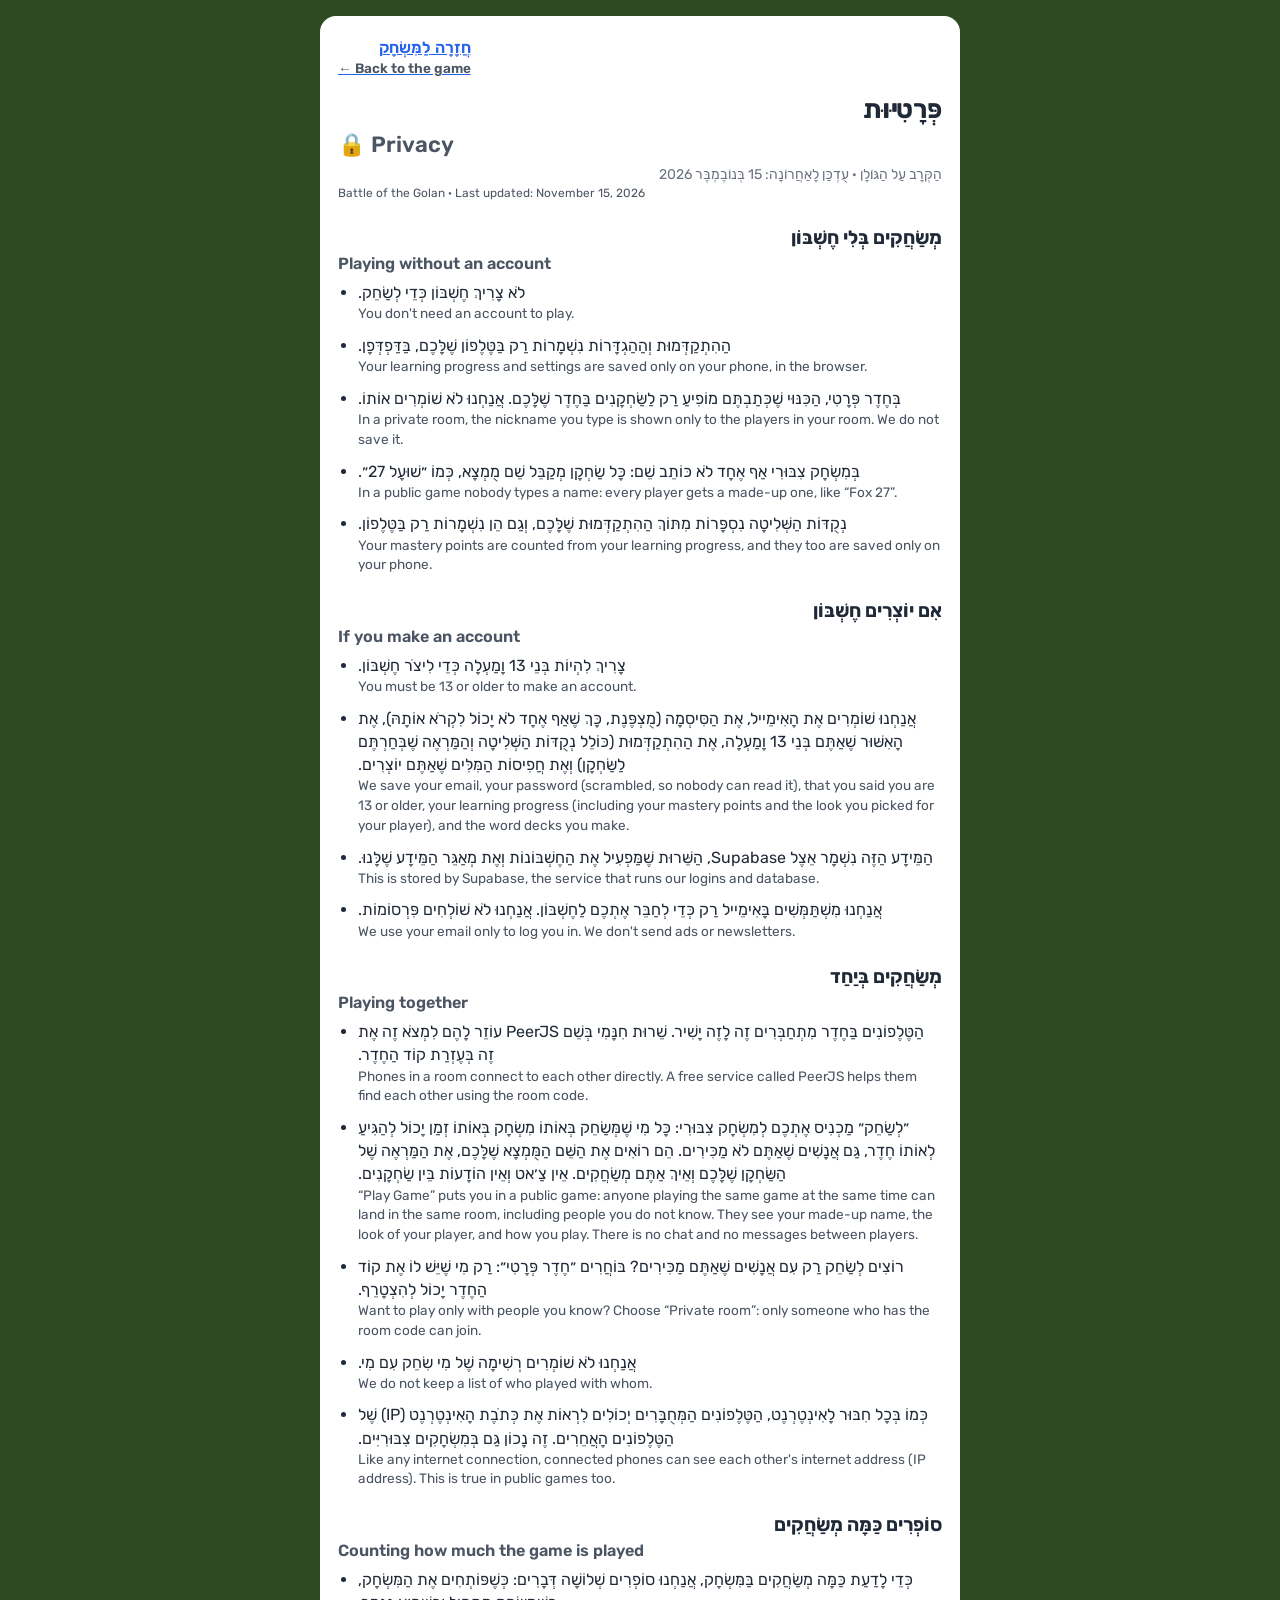
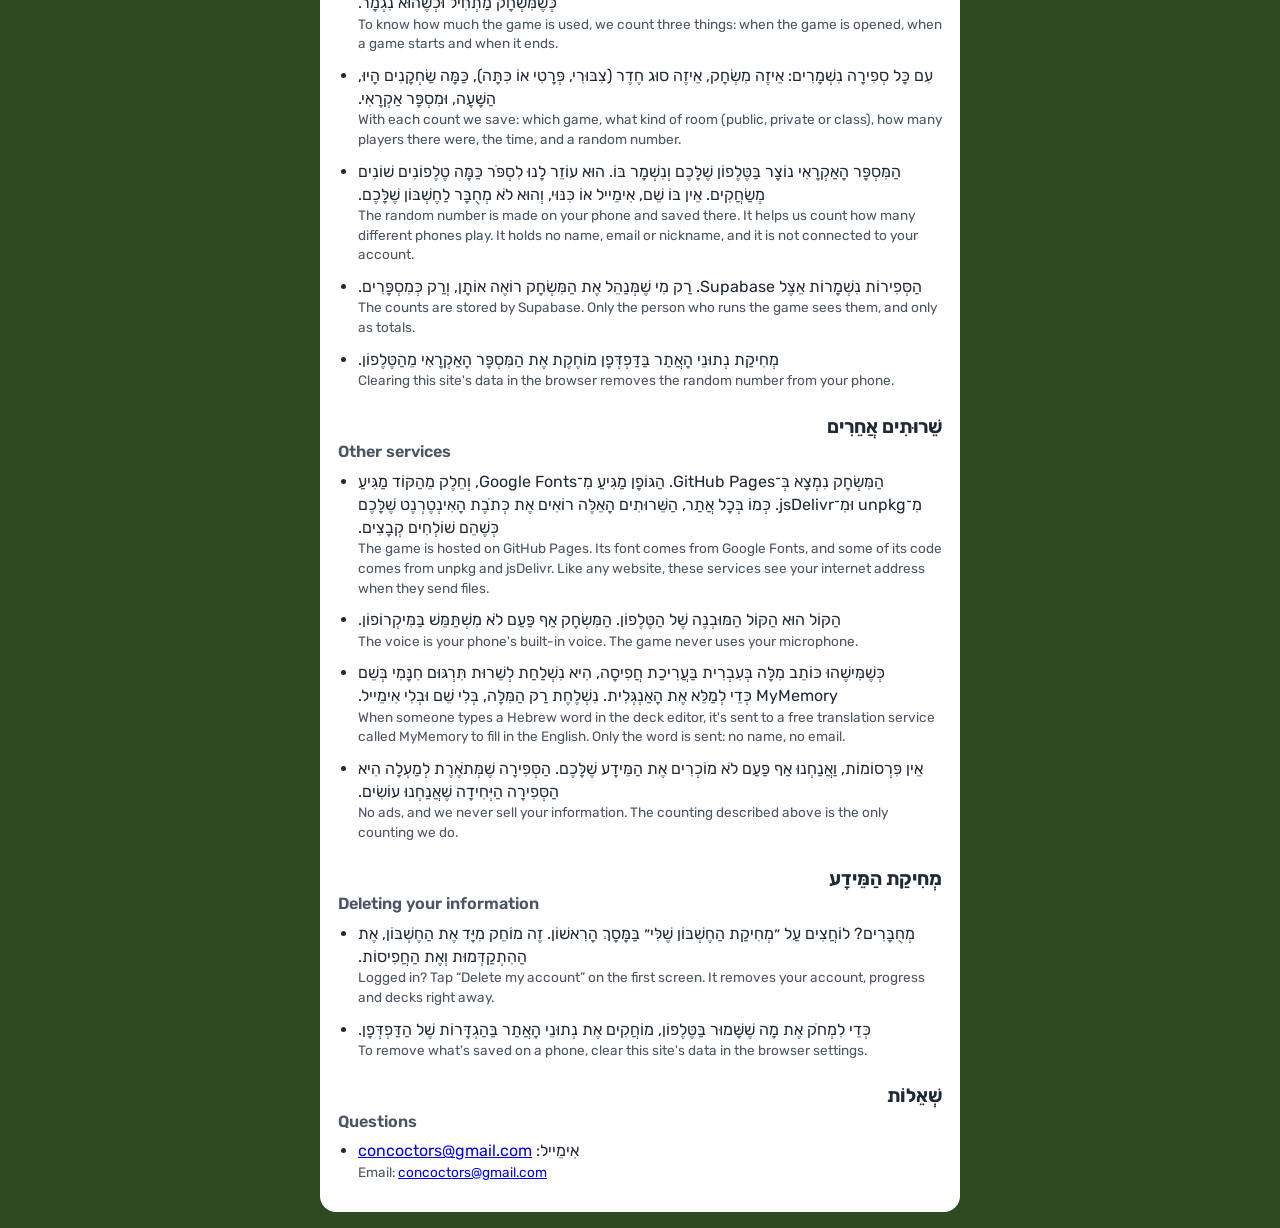
<file: privacy.html>
<!DOCTYPE html>
<!--
  privacy.html — the privacy page: what the game saves, where, and how to delete it.
  It's a separate page (not a screen inside index.html), so it can scroll like a normal web page.
  Every line is in Hebrew first, with the English underneath, like the rest of the game.
  ⚠️ If the game starts saving something new, update this page (and the date at the top).
-->
<html lang="en">
<head>
  <meta charset="utf-8">
  <meta name="viewport" content="width=device-width, initial-scale=1">
  <meta name="theme-color" content="#2d4a22">
  <title>Privacy · Battle of the Golan</title>
  <link rel="icon" href="data:image/svg+xml,<svg xmlns='http://www.w3.org/2000/svg' viewBox='0 0 100 100'><text y='.9em' font-size='90'>⚔️</text></svg>">
  <link rel="preconnect" href="https://fonts.googleapis.com">
  <link rel="preconnect" href="https://fonts.gstatic.com" crossorigin>
  <link href="https://fonts.googleapis.com/css2?family=Rubik:wght@400;600;800&display=swap" rel="stylesheet">
  <!-- This page has its own small set of styles (style.css stops the game screen from scrolling, and this page needs to scroll). -->
  <style>
    * { box-sizing: border-box; }
    body {
      margin: 0;
      padding: 16px;
      background: #2d4a22;
      font-family: "Rubik", sans-serif;
      color: #1f2937;
      line-height: 1.45;
    }
    .panel {
      max-width: 640px;
      margin: 0 auto;
      padding: 20px 18px;
      border-radius: 16px;
      background: white;
    }
    h1 { margin: 0 0 4px; font-size: 26px; }
    h2 { margin: 22px 0 6px; font-size: 19px; }
    .updated { margin: 0; color: #6b7280; font-size: 14px; }
    ul { margin: 0; padding-left: 20px; }
    li { margin-bottom: 10px; }
    .en, .he { display: block; }
    /* Hebrew on top (bigger), English underneath (smaller), like the rest of the game. */
    .he { unicode-bidi: isolate; }
    .en { font-size: 0.85em; color: #4b5563; }
    h1 .en, h2 .en { font-weight: 600; }
    .back { display: inline-block; margin-bottom: 12px; color: #2563eb; font-weight: 600; }
  </style>
</head>
<body>
  <div class="panel">
    <a class="back" href="index.html"><span class="he" lang="he" dir="rtl">חֲזָרָה לַמִּשְׂחָק</span><span class="en">← Back to the game</span></a>

    <h1><span class="he" lang="he" dir="rtl">פְּרָטִיּוּת</span><span class="en">🔒 Privacy</span></h1>
    <p class="updated"><span class="he" lang="he" dir="rtl">הַקְּרָב עַל הַגּוֹלָן · עֻדְכַּן לָאַחֲרוֹנָה: 15 בְּנוֹבֶמְבֶּר 2026</span><span class="en">Battle of the Golan · Last updated: November 15, 2026</span></p>

    <h2><span class="he" lang="he" dir="rtl">מְשַׂחֲקִים בְּלִי חֶשְׁבּוֹן</span><span class="en">Playing without an account</span></h2>
    <ul>
      <li><span class="he" lang="he" dir="rtl">לֹא צָרִיךְ חֶשְׁבּוֹן כְּדֵי לְשַׂחֵק.</span><span class="en">You don't need an account to play.</span></li>
      <li><span class="he" lang="he" dir="rtl">הַהִתְקַדְּמוּת וְהַהַגְדָּרוֹת נִשְׁמָרוֹת רַק בַּטֶּלֶפוֹן שֶׁלָּכֶם, בַּדַּפְדְּפָן.</span><span class="en">Your learning progress and settings are saved only on your phone, in the browser.</span></li>
      <li><span class="he" lang="he" dir="rtl">בְּחֶדֶר פְּרָטִי, הַכִּנּוּי שֶׁכְּתַבְתֶּם מוֹפִיעַ רַק לַשַּׂחְקָנִים בַּחֶדֶר שֶׁלָּכֶם. אֲנַחְנוּ לֹא שׁוֹמְרִים אוֹתוֹ.</span><span class="en">In a private room, the nickname you type is shown only to the players in your room. We do not save it.</span></li>
      <li><span class="he" lang="he" dir="rtl">בְּמִשְׂחָק צִבּוּרִי אַף אֶחָד לֹא כּוֹתֵב שֵׁם: כָּל שַׂחְקָן מְקַבֵּל שֵׁם מֻמְצָא, כְּמוֹ ״שׁוּעָל 27״.</span><span class="en">In a public game nobody types a name: every player gets a made-up one, like “Fox 27”.</span></li>
      <li><span class="he" lang="he" dir="rtl">נְקֻדּוֹת הַשְּׁלִיטָה נִסְפָּרוֹת מִתּוֹךְ הַהִתְקַדְּמוּת שֶׁלָּכֶם, וְגַם הֵן נִשְׁמָרוֹת רַק בַּטֶּלֶפוֹן.</span><span class="en">Your mastery points are counted from your learning progress, and they too are saved only on your phone.</span></li>
    </ul>

    <h2><span class="he" lang="he" dir="rtl">אִם יוֹצְרִים חֶשְׁבּוֹן</span><span class="en">If you make an account</span></h2>
    <ul>
      <li><span class="he" lang="he" dir="rtl">צָרִיךְ לִהְיוֹת בְּנֵי 13 וָמַעְלָה כְּדֵי לִיצֹר חֶשְׁבּוֹן.</span><span class="en">You must be 13 or older to make an account.</span></li>
      <li><span class="he" lang="he" dir="rtl">אֲנַחְנוּ שׁוֹמְרִים אֶת הָאִימֵייל, אֶת הַסִּיסְמָה (מֻצְפֶּנֶת, כָּךְ שֶׁאַף אֶחָד לֹא יָכוֹל לִקְרֹא אוֹתָהּ), אֶת הָאִשּׁוּר שֶׁאַתֶּם בְּנֵי 13 וָמַעְלָה, אֶת הַהִתְקַדְּמוּת (כּוֹלֵל נְקֻדּוֹת הַשְּׁלִיטָה וְהַמַּרְאֶה שֶׁבְּחַרְתֶּם לַשַּׂחְקָן) וְאֶת חֲפִיסוֹת הַמִּלִּים שֶׁאַתֶּם יוֹצְרִים.</span><span class="en">We save your email, your password (scrambled, so nobody can read it), that you said you are 13 or older, your learning progress (including your mastery points and the look you picked for your player), and the word decks you make.</span></li>
      <li><span class="he" lang="he" dir="rtl">הַמֵּידָע הַזֶּה נִשְׁמָר אֵצֶל Supabase, הַשֵּׁרוּת שֶׁמַּפְעִיל אֶת הַחֶשְׁבּוֹנוֹת וְאֶת מְאַגֵּר הַמֵּידָע שֶׁלָּנוּ.</span><span class="en">This is stored by Supabase, the service that runs our logins and database.</span></li>
      <li><span class="he" lang="he" dir="rtl">אֲנַחְנוּ מִשְׁתַּמְּשִׁים בָּאִימֵייל רַק כְּדֵי לְחַבֵּר אֶתְכֶם לַחֶשְׁבּוֹן. אֲנַחְנוּ לֹא שׁוֹלְחִים פִּרְסוֹמוֹת.</span><span class="en">We use your email only to log you in. We don't send ads or newsletters.</span></li>
    </ul>

    <h2><span class="he" lang="he" dir="rtl">מְשַׂחֲקִים בְּיַחַד</span><span class="en">Playing together</span></h2>
    <ul>
      <li><span class="he" lang="he" dir="rtl">הַטֶּלֶפוֹנִים בַּחֶדֶר מִתְחַבְּרִים זֶה לָזֶה יָשִׁיר. שֵׁרוּת חִנָּמִי בְּשֵׁם PeerJS עוֹזֵר לָהֶם לִמְצֹא זֶה אֶת זֶה בְּעֶזְרַת קוֹד הַחֶדֶר.</span><span class="en">Phones in a room connect to each other directly. A free service called PeerJS helps them find each other using the room code.</span></li>
      <li><span class="he" lang="he" dir="rtl">״לְשַׂחֵק״ מַכְנִיס אֶתְכֶם לְמִשְׂחָק צִבּוּרִי: כָּל מִי שֶׁמְּשַׂחֵק בְּאוֹתוֹ מִשְׂחָק בְּאוֹתוֹ זְמַן יָכוֹל לְהַגִּיעַ לְאוֹתוֹ חֶדֶר, גַּם אֲנָשִׁים שֶׁאַתֶּם לֹא מַכִּירִים. הֵם רוֹאִים אֶת הַשֵּׁם הַמֻּמְצָא שֶׁלָּכֶם, אֶת הַמַּרְאֶה שֶׁל הַשַּׂחְקָן שֶׁלָּכֶם וְאֵיךְ אַתֶּם מְשַׂחֲקִים. אֵין צַ׳אט וְאֵין הוֹדָעוֹת בֵּין שַׂחְקָנִים.</span><span class="en">“Play Game” puts you in a public game: anyone playing the same game at the same time can land in the same room, including people you do not know. They see your made-up name, the look of your player, and how you play. There is no chat and no messages between players.</span></li>
      <li><span class="he" lang="he" dir="rtl">רוֹצִים לְשַׂחֵק רַק עִם אֲנָשִׁים שֶׁאַתֶּם מַכִּירִים? בּוֹחֲרִים ״חֶדֶר פְּרָטִי״: רַק מִי שֶׁיֵּשׁ לוֹ אֶת קוֹד הַחֶדֶר יָכוֹל לְהִצְטָרֵף.</span><span class="en">Want to play only with people you know? Choose “Private room”: only someone who has the room code can join.</span></li>
      <li><span class="he" lang="he" dir="rtl">אֲנַחְנוּ לֹא שׁוֹמְרִים רְשִׁימָה שֶׁל מִי שִׂחֵק עִם מִי.</span><span class="en">We do not keep a list of who played with whom.</span></li>
      <li><span class="he" lang="he" dir="rtl">כְּמוֹ בְּכָל חִבּוּר לָאִינְטֶרְנֶט, הַטֶּלֶפוֹנִים הַמְּחֻבָּרִים יְכוֹלִים לִרְאוֹת אֶת כְּתֹבֶת הָאִינְטֶרְנֶט (IP) שֶׁל הַטֶּלֶפוֹנִים הָאֲחֵרִים. זֶה נָכוֹן גַּם בְּמִשְׂחָקִים צִבּוּרִיִּים.</span><span class="en">Like any internet connection, connected phones can see each other's internet address (IP address). This is true in public games too.</span></li>
    </ul>

    <h2><span class="he" lang="he" dir="rtl">סוֹפְרִים כַּמָּה מְשַׂחֲקִים</span><span class="en">Counting how much the game is played</span></h2>
    <ul>
      <li><span class="he" lang="he" dir="rtl">כְּדֵי לָדַעַת כַּמָּה מְשַׂחֲקִים בַּמִּשְׂחָק, אֲנַחְנוּ סוֹפְרִים שְׁלוֹשָׁה דְּבָרִים: כְּשֶׁפּוֹתְחִים אֶת הַמִּשְׂחָק, כְּשֶׁמִּשְׂחָק מַתְחִיל וּכְשֶׁהוּא נִגְמָר.</span><span class="en">To know how much the game is used, we count three things: when the game is opened, when a game starts and when it ends.</span></li>
      <li><span class="he" lang="he" dir="rtl">עִם כָּל סְפִירָה נִשְׁמָרִים: אֵיזֶה מִשְׂחָק, אֵיזֶה סוּג חֶדֶר (צִבּוּרִי, פְּרָטִי אוֹ כִּתָּה), כַּמָּה שַׂחְקָנִים הָיוּ, הַשָּׁעָה, וּמִסְפָּר אַקְרָאִי.</span><span class="en">With each count we save: which game, what kind of room (public, private or class), how many players there were, the time, and a random number.</span></li>
      <li><span class="he" lang="he" dir="rtl">הַמִּסְפָּר הָאַקְרָאִי נוֹצָר בַּטֶּלֶפוֹן שֶׁלָּכֶם וְנִשְׁמָר בּוֹ. הוּא עוֹזֵר לָנוּ לִסְפֹּר כַּמָּה טֶלֶפוֹנִים שׁוֹנִים מְשַׂחֲקִים. אֵין בּוֹ שֵׁם, אִימֵייל אוֹ כִּנּוּי, וְהוּא לֹא מְחֻבָּר לַחֶשְׁבּוֹן שֶׁלָּכֶם.</span><span class="en">The random number is made on your phone and saved there. It helps us count how many different phones play. It holds no name, email or nickname, and it is not connected to your account.</span></li>
      <li><span class="he" lang="he" dir="rtl">הַסְּפִירוֹת נִשְׁמָרוֹת אֵצֶל Supabase. רַק מִי שֶׁמְּנַהֵל אֶת הַמִּשְׂחָק רוֹאֶה אוֹתָן, וְרַק כְּמִסְפָּרִים.</span><span class="en">The counts are stored by Supabase. Only the person who runs the game sees them, and only as totals.</span></li>
      <li><span class="he" lang="he" dir="rtl">מְחִיקַת נְתוּנֵי הָאֲתַר בַּדַּפְדְּפָן מוֹחֶקֶת אֶת הַמִּסְפָּר הָאַקְרָאִי מֵהַטֶּלֶפוֹן.</span><span class="en">Clearing this site's data in the browser removes the random number from your phone.</span></li>
    </ul>

    <h2><span class="he" lang="he" dir="rtl">שֵׁרוּתִים אֲחֵרִים</span><span class="en">Other services</span></h2>
    <ul>
      <li><span class="he" lang="he" dir="rtl">הַמִּשְׂחָק נִמְצָא בְּ־GitHub Pages. הַגּוֹפָן מַגִּיעַ מִ־Google Fonts, וְחֵלֶק מֵהַקּוֹד מַגִּיעַ מִ־unpkg וּמִ־jsDelivr. כְּמוֹ בְּכָל אֲתַר, הַשֵּׁרוּתִים הָאֵלֶּה רוֹאִים אֶת כְּתֹבֶת הָאִינְטֶרְנֶט שֶׁלָּכֶם כְּשֶׁהֵם שׁוֹלְחִים קְבָצִים.</span><span class="en">The game is hosted on GitHub Pages. Its font comes from Google Fonts, and some of its code comes from unpkg and jsDelivr. Like any website, these services see your internet address when they send files.</span></li>
      <li><span class="he" lang="he" dir="rtl">הַקּוֹל הוּא הַקּוֹל הַמּוּבְנֶה שֶׁל הַטֶּלֶפוֹן. הַמִּשְׂחָק אַף פַּעַם לֹא מִשְׁתַּמֵּשׁ בַּמִּיקְרוֹפוֹן.</span><span class="en">The voice is your phone's built-in voice. The game never uses your microphone.</span></li>
      <li><span class="he" lang="he" dir="rtl">כְּשֶׁמִּישֶׁהוּ כּוֹתֵב מִלָּה בְּעִבְרִית בַּעֲרִיכַת חֲפִיסָה, הִיא נִשְׁלַחַת לְשֵׁרוּת תִּרְגּוּם חִנָּמִי בְּשֵׁם MyMemory כְּדֵי לְמַלֵּא אֶת הָאַנְגְּלִית. נִשְׁלֶחֶת רַק הַמִּלָּה, בְּלִי שֵׁם וּבְלִי אִימֵייל.</span><span class="en">When someone types a Hebrew word in the deck editor, it's sent to a free translation service called MyMemory to fill in the English. Only the word is sent: no name, no email.</span></li>
      <li><span class="he" lang="he" dir="rtl">אֵין פִּרְסוֹמוֹת, וַאֲנַחְנוּ אַף פַּעַם לֹא מוֹכְרִים אֶת הַמֵּידָע שֶׁלָּכֶם. הַסְּפִירָה שֶׁמְּתֹאֶרֶת לְמַעְלָה הִיא הַסְּפִירָה הַיְּחִידָה שֶׁאֲנַחְנוּ עוֹשִׂים.</span><span class="en">No ads, and we never sell your information. The counting described above is the only counting we do.</span></li>
    </ul>

    <h2><span class="he" lang="he" dir="rtl">מְחִיקַת הַמֵּידָע</span><span class="en">Deleting your information</span></h2>
    <ul>
      <li><span class="he" lang="he" dir="rtl">מְחֻבָּרִים? לוֹחֲצִים עַל ״מְחִיקַת הַחֶשְׁבּוֹן שֶׁלִּי״ בַּמָּסָךְ הָרִאשׁוֹן. זֶה מוֹחֵק מִיָּד אֶת הַחֶשְׁבּוֹן, אֶת הַהִתְקַדְּמוּת וְאֶת הַחֲפִיסוֹת.</span><span class="en">Logged in? Tap “Delete my account” on the first screen. It removes your account, progress and decks right away.</span></li>
      <li><span class="he" lang="he" dir="rtl">כְּדֵי לִמְחֹק אֶת מָה שֶׁשָּׁמוּר בַּטֶּלֶפוֹן, מוֹחֲקִים אֶת נְתוּנֵי הָאֲתַר בַּהַגְדָּרוֹת שֶׁל הַדַּפְדְּפָן.</span><span class="en">To remove what's saved on a phone, clear this site's data in the browser settings.</span></li>
    </ul>

    <h2><span class="he" lang="he" dir="rtl">שְׁאֵלוֹת</span><span class="en">Questions</span></h2>
    <ul>
      <li><span class="he" lang="he" dir="rtl">אִימֵייל: <a href="mailto:concoctors@gmail.com">concoctors@gmail.com</a></span><span class="en">Email: <a href="mailto:concoctors@gmail.com">concoctors@gmail.com</a></span></li>
    </ul>
  </div>
</body>
</html>
</file>
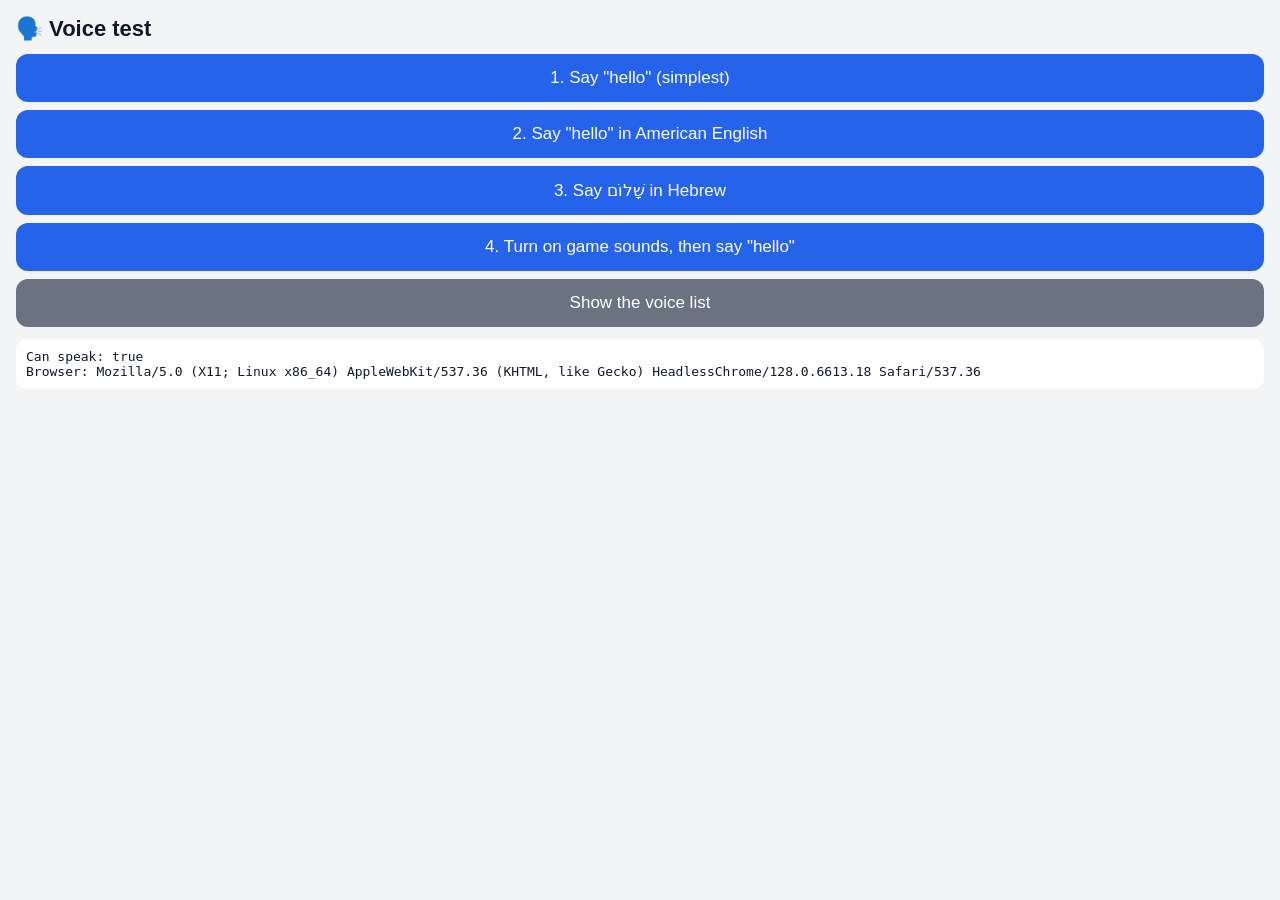
<file: voice-test.html>
<!doctype html>
<!--
  voice-test.html — a tiny page to check whether this phone's browser can talk at all.
  It has nothing to do with the game: no sound effects, no game code. Each button
  speaks in the simplest possible way and shows what happened.
  Open it at: https://lev-31065.github.io/battle-of-the-golan/voice-test.html
-->
<html lang="en">
<head>
  <meta charset="utf-8">
  <meta name="viewport" content="width=device-width, initial-scale=1">
  <title>Voice test</title>
  <style>
    body { margin: 0; padding: 16px; font-family: sans-serif; background: #f3f4f6; color: #111827; }
    h1 { font-size: 22px; margin: 0 0 12px; }
    button { display: block; width: 100%; margin: 8px 0; padding: 14px; font-size: 17px; border: 0; border-radius: 12px; background: #2563eb; color: white; }
    button.gray { background: #6b7280; }
    #log { margin-top: 12px; padding: 10px; border-radius: 10px; background: white; font: 13px monospace; white-space: pre-wrap; }
  </style>
</head>
<body>
  <h1>🗣️ Voice test</h1>
  <button id="b1">1. Say "hello" (simplest)</button>
  <button id="b2">2. Say "hello" in American English</button>
  <button id="b3">3. Say שָׁלוֹם in Hebrew</button>
  <button id="b4">4. Turn on game sounds, then say "hello"</button>
  <button id="b5" class="gray">Show the voice list</button>
  <div id="log"></div>

  <script>
    const logEl = document.getElementById("log");
    function log(text) { logEl.textContent = text + "\n" + logEl.textContent; }

    log("Browser: " + navigator.userAgent);
    log("Can speak: " + ("speechSynthesis" in window));

    // Say something and write down every step: started, finished, or failed (and why).
    function say(text, lang) {
      speechSynthesis.cancel();
      const u = new SpeechSynthesisUtterance(text);
      if (lang) u.lang = lang;
      u.onstart = () => log("✅ started: " + text);
      u.onend = () => log("✅ finished: " + text);
      u.onerror = (e) => log("❌ failed: " + text + " → " + e.error);
      window.lastUtterance = u; // keep it alive (Chrome can throw it away otherwise)
      speechSynthesis.speak(u);
      log("…asked to say: " + text + (lang ? " (" + lang + ")" : ""));
    }

    document.getElementById("b1").onclick = () => say("hello");
    document.getElementById("b2").onclick = () => say("hello", "en-US");
    document.getElementById("b3").onclick = () => say("שָׁלוֹם", "he-IL");
    document.getElementById("b4").onclick = () => {
      // The same kind of sound the game makes, to see if it gets in the voice's way.
      const ctx = new (window.AudioContext || window.webkitAudioContext)();
      const osc = ctx.createOscillator();
      const gain = ctx.createGain();
      gain.gain.value = 0.1;
      osc.connect(gain).connect(ctx.destination);
      osc.start();
      osc.stop(ctx.currentTime + 0.15);
      log("🔔 game-style beep played (sound is " + ctx.state + ")");
      setTimeout(() => say("hello"), 300);
    };
    document.getElementById("b5").onclick = () => {
      const voices = speechSynthesis.getVoices();
      const list = voices.map((v) => v.lang + " · " + v.name + (v.localService ? " · on phone" : " · online") + (v.default ? " · DEFAULT" : ""));
      log("Voices (" + voices.length + "):\n" + list.slice(0, 40).join("\n"));
    };
  </script>
</body>
</html>
</file>
